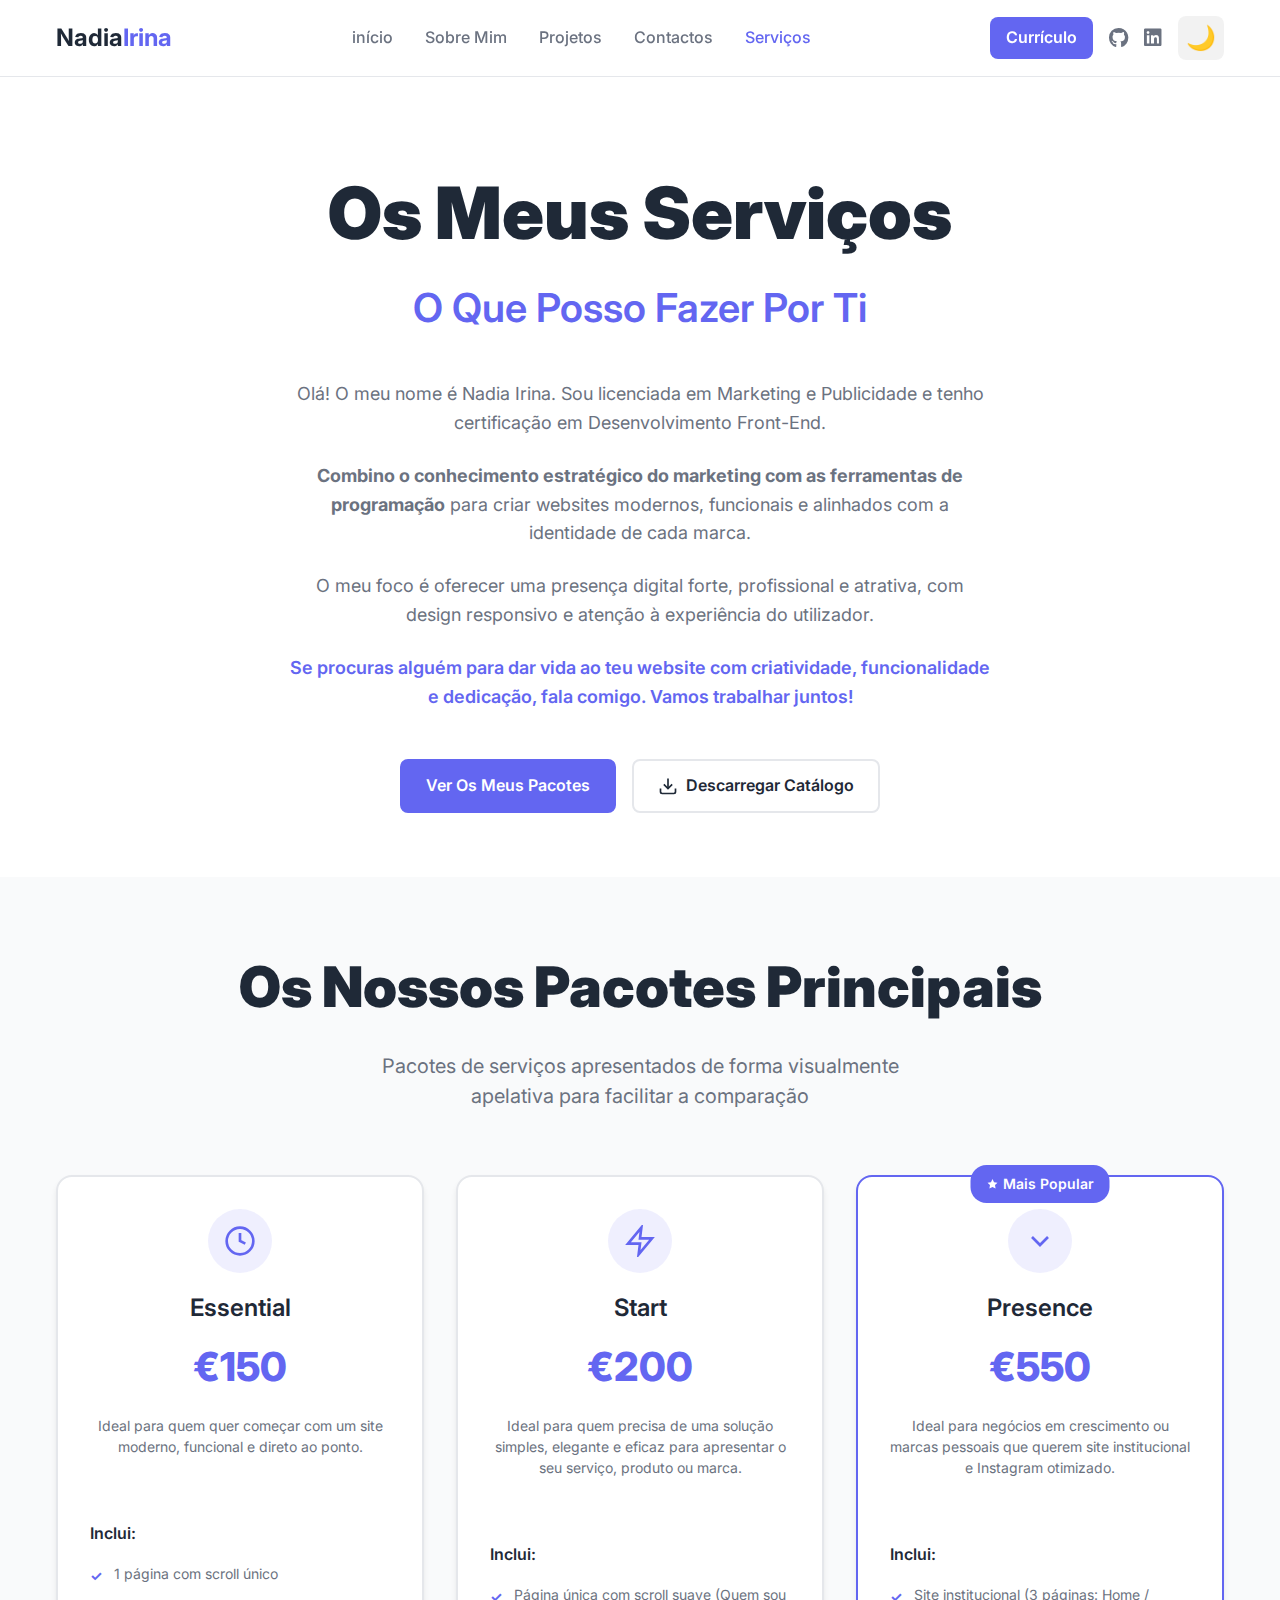
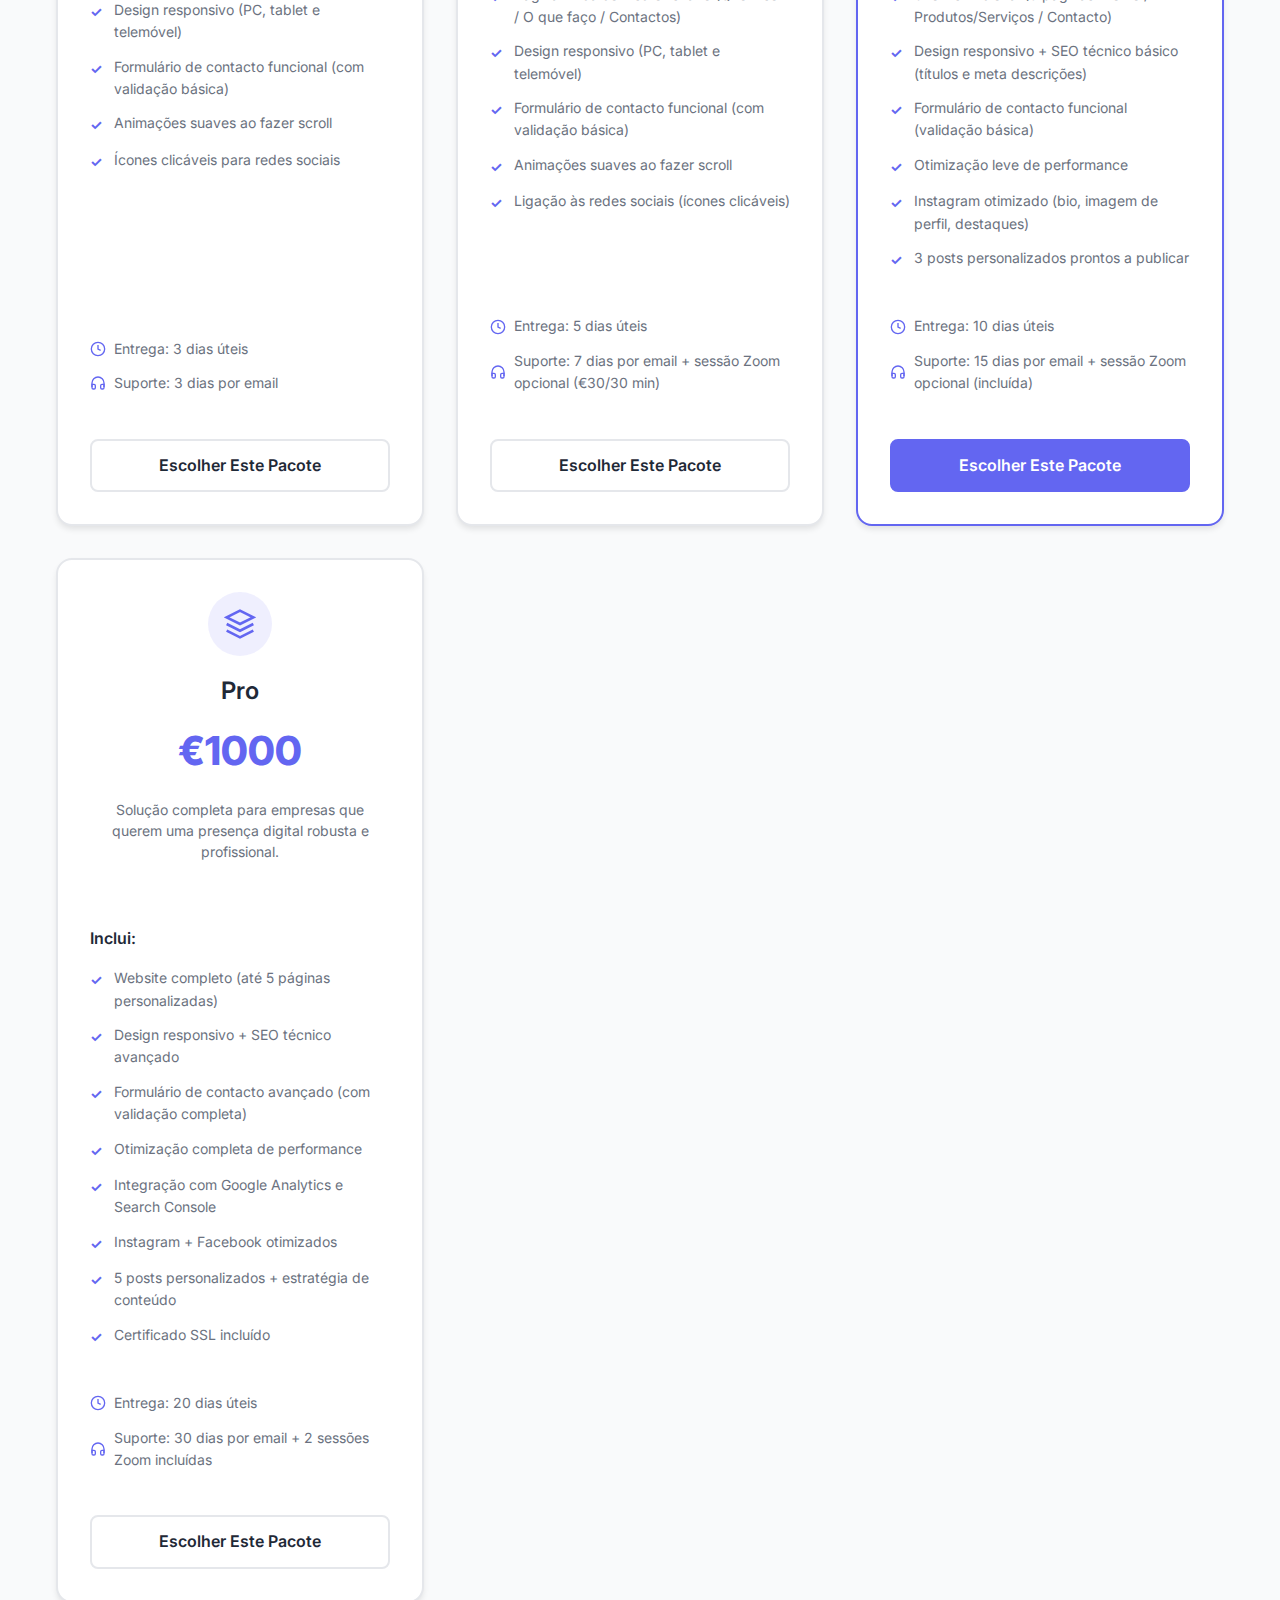
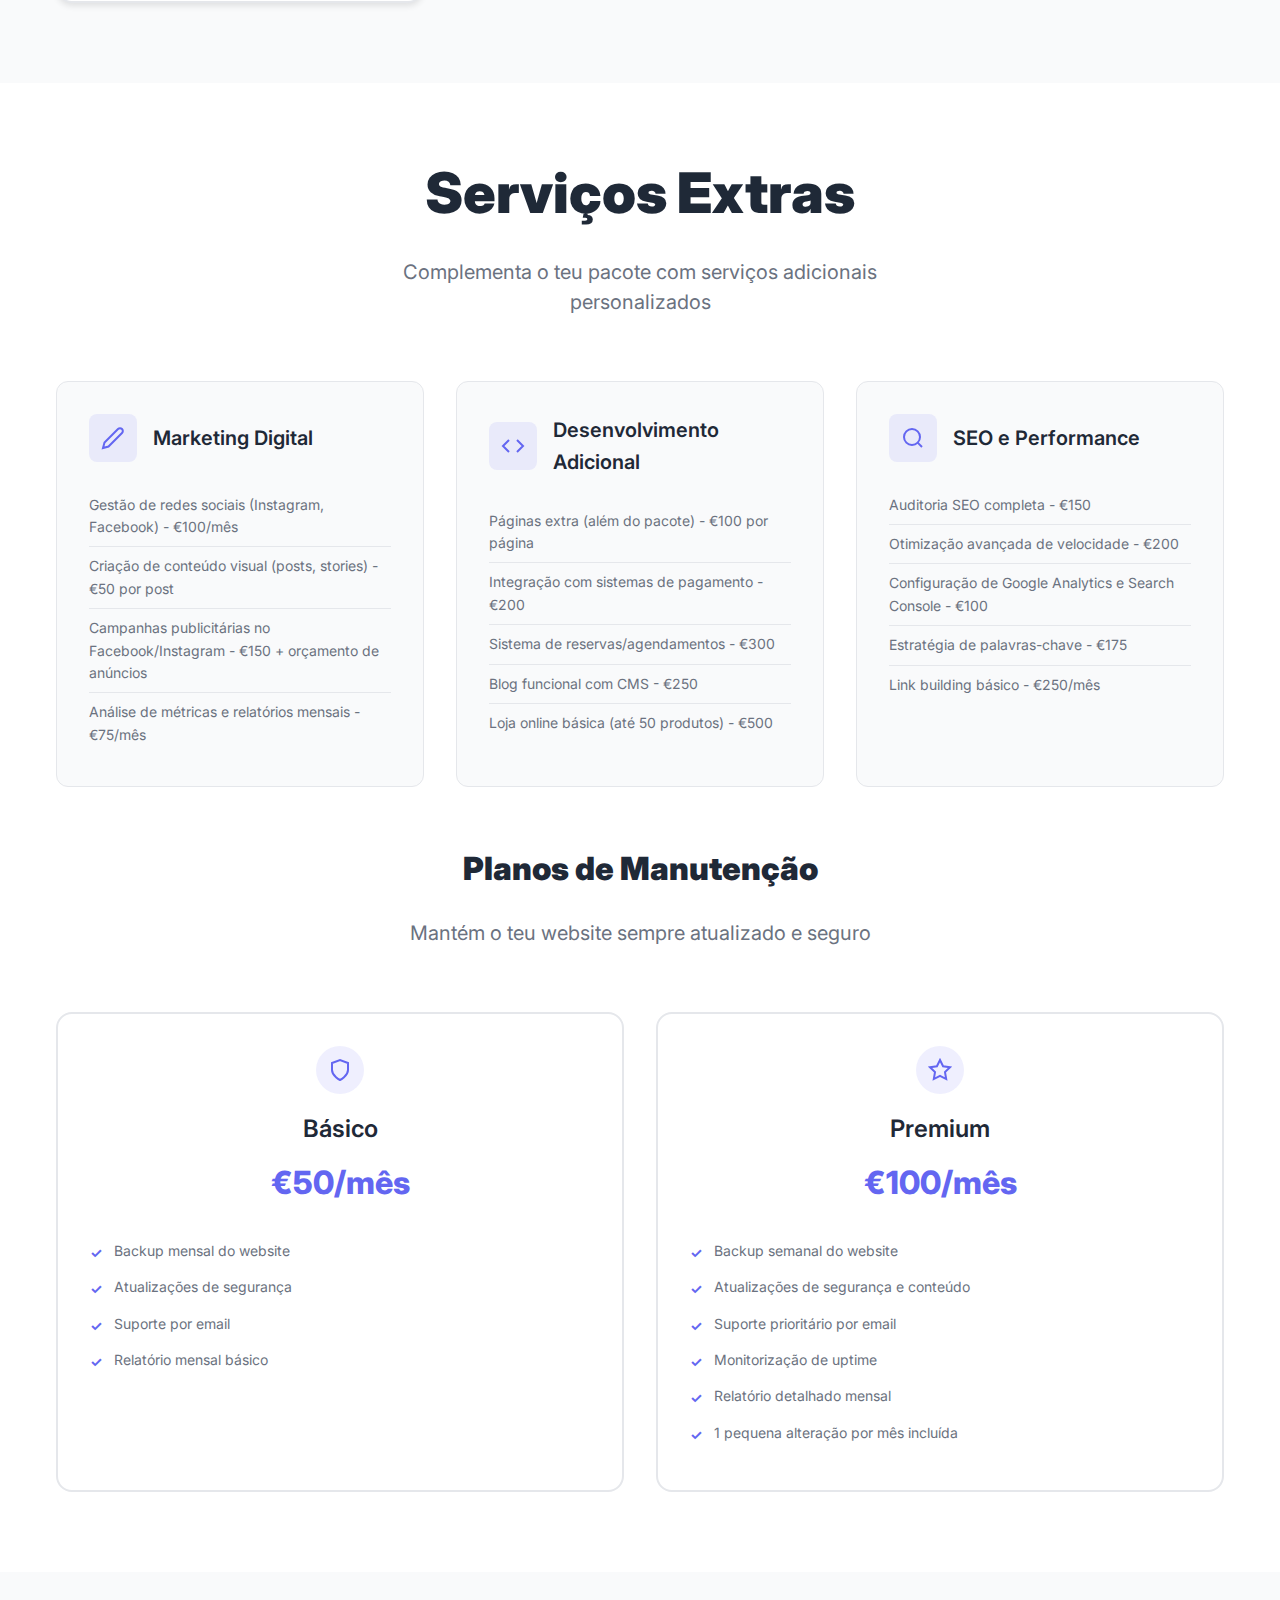
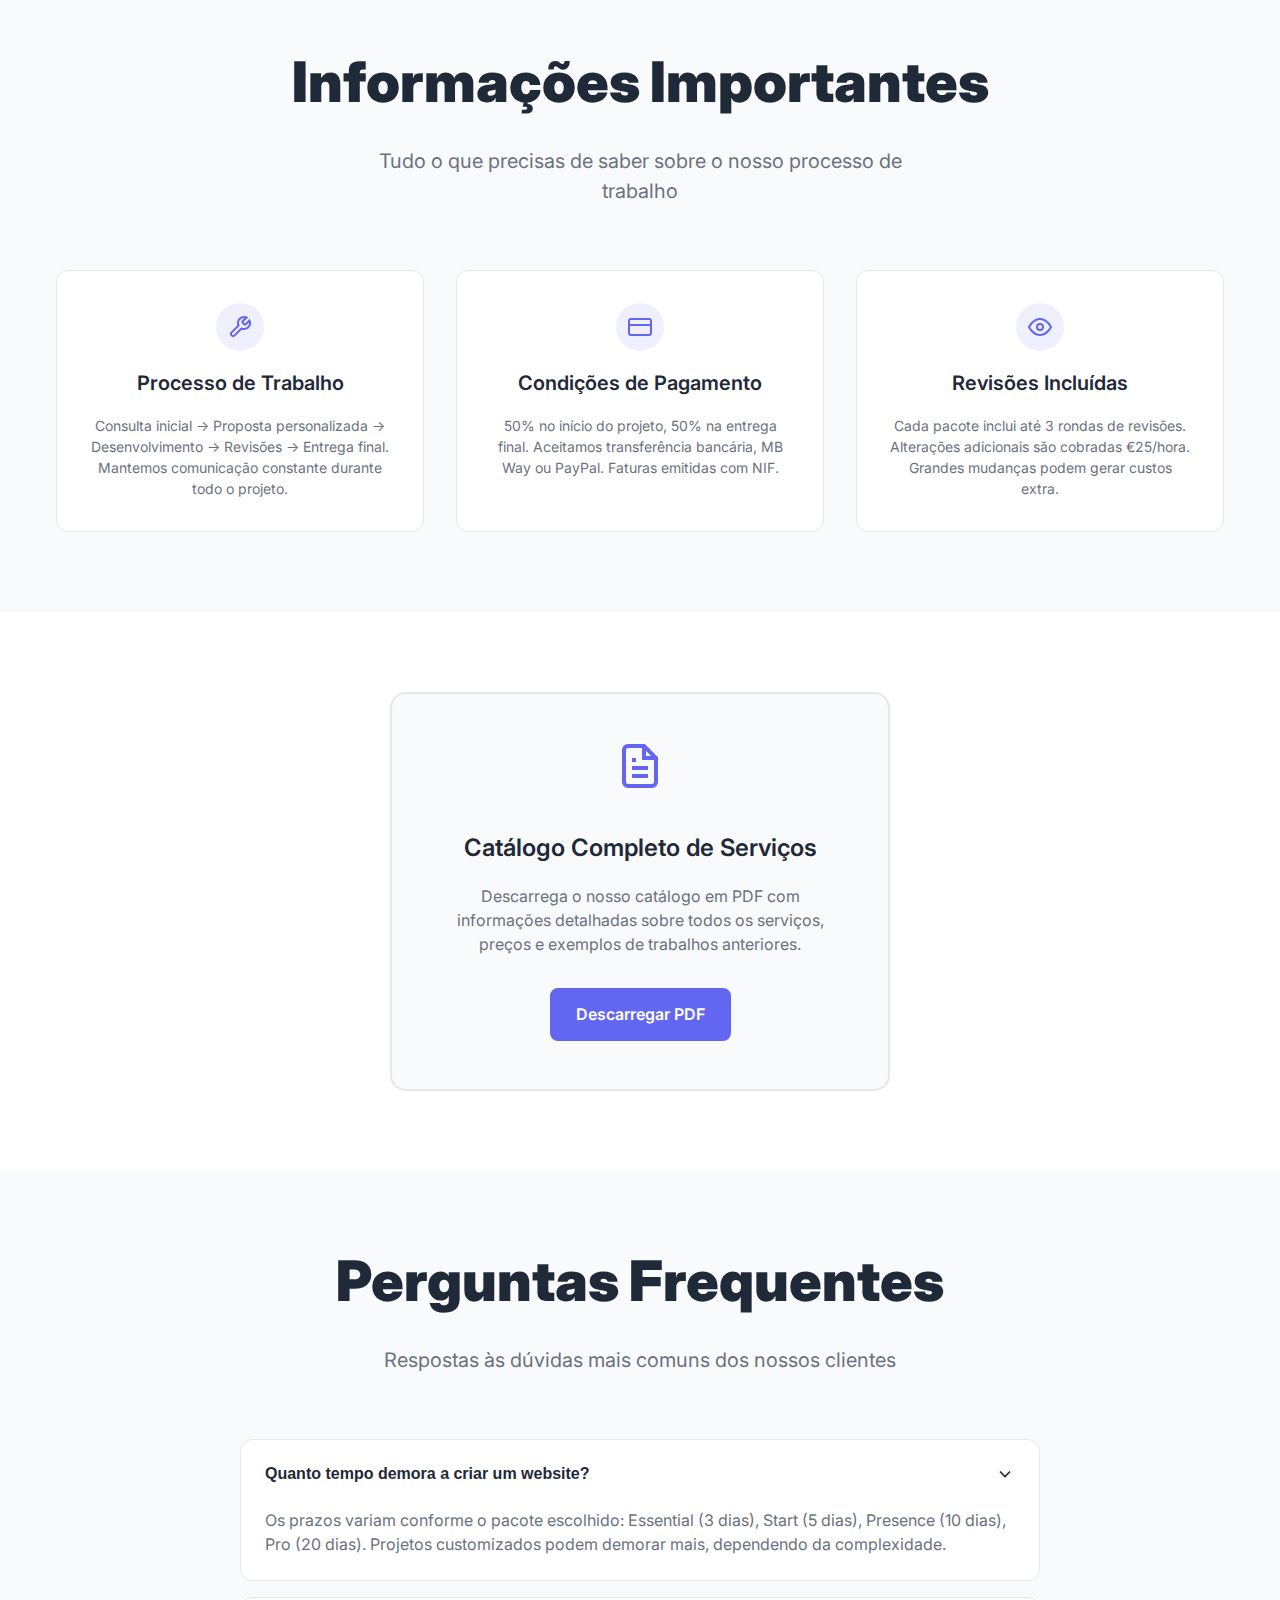
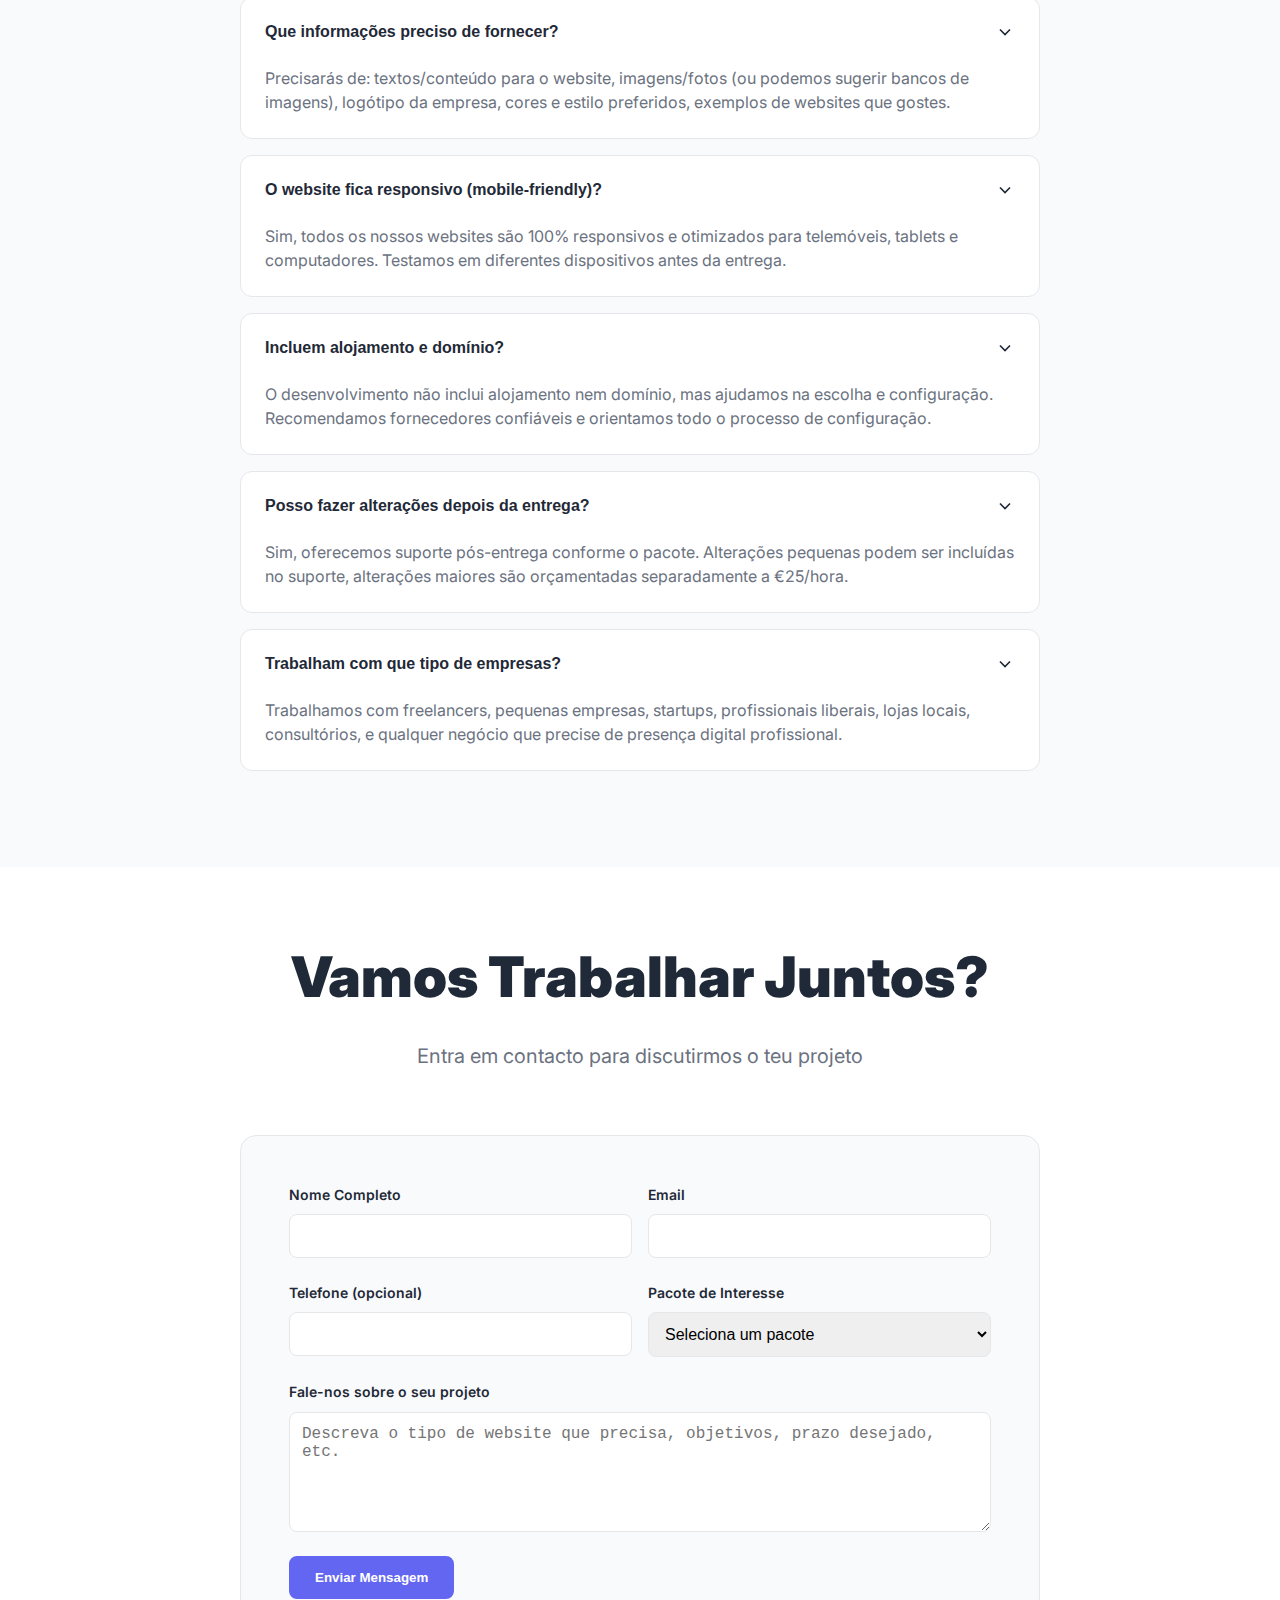
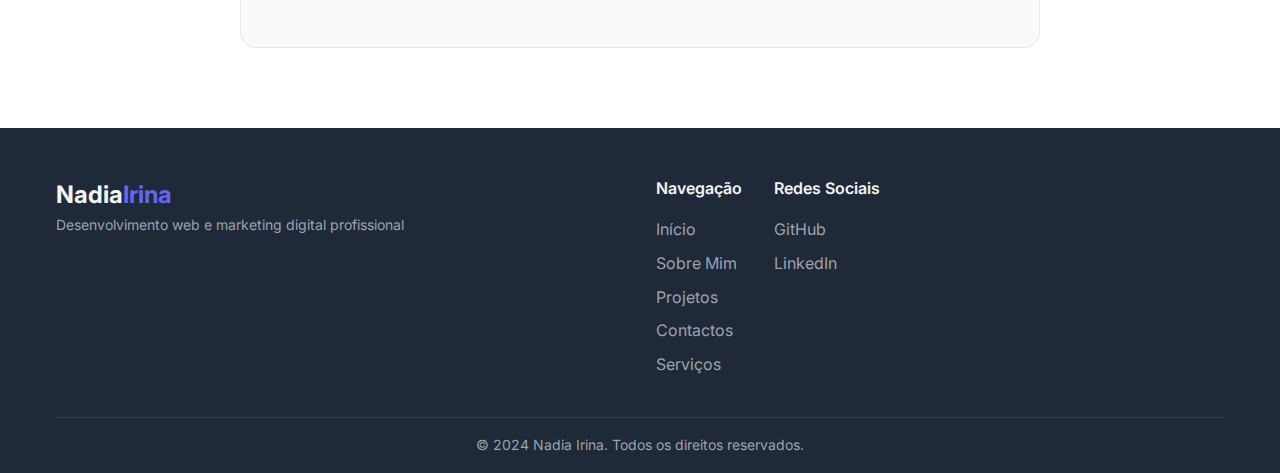
<file: serviços.html>
<!DOCTYPE html>
<html lang="pt">
<head>
    <meta charset="UTF-8">
    <meta name="viewport" content="width=device-width, initial-scale=1.0">
    <title>Serviços - Nadia Irina</title>
    <meta name="description" content="Serviços profissionais de desenvolvimento web e marketing digital. Pacotes desde €150 até €1000 com design responsivo, SEO e gestão de redes sociais.">
    <style>
        /* Reset & Base Styles */
        * {
            margin: 0;
            padding: 0;
            box-sizing: border-box;
        }
        
        body {
            font-family: 'Inter', system-ui, -apple-system, sans-serif;
            line-height: 1.6;
            color: #1f2937;
        }
        
        .container {
            max-width: 1200px;
            margin: 0 auto;
            padding: 0 1rem;
        }
        
        /* Header Styles */
        .header {
            background: rgba(255, 255, 255, 0.95);
            backdrop-filter: blur(10px);
            border-bottom: 1px solid #e5e7eb;
            padding: 1rem 0;
            position: sticky;
            top: 0;
            z-index: 50;
        }
        
        .header .container {
            display: flex;
            align-items: center;
            justify-content: space-between;
        }
        
        .logo {
            font-size: 1.5rem;
            font-weight: bold;
            text-decoration: none;
            color: #1f2937;
        }
        
        .dot {
            color: #6366f1;
        }
        
        .nav {
            display: flex;
            gap: 2rem;
            align-items: center;
        }
        
        .nav a {
            text-decoration: none;
            color: #6b7280;
            font-weight: 500;
            transition: color 0.3s;
        }
        
        .nav a:hover,
        .nav a.active {
            color: #6366f1;
        }
        
        .actions {
            display: flex;
            align-items: center;
            gap: 1rem;
        }
        
        .resume-btn {
            background: #6366f1;
            color: white;
            padding: 0.5rem 1rem;
            border-radius: 0.5rem;
            text-decoration: none;
            font-weight: 600;
            transition: background 0.3s;
        }
        
        .resume-btn:hover {
            background: #4f46e5;
        }
        
        .social-icons {
            display: flex;
            gap: 1rem;
        }
        
        .social-icons a {
            color: #6b7280;
            font-size: 1.25rem;
            transition: color 0.3s;
        }
        
        .social-icons a:hover {
            color: #6366f1;
        }
        
        .theme-toggle {
            background: none;
            border: none;
            font-size: 1.5rem;
            cursor: pointer;
            padding: 0.5rem;
            border-radius: 0.5rem;
            background: rgba(0, 0, 0, 0.05);
        }
        
        /* Hero Section */
        .hero {
            padding: 6rem 0 4rem;
            text-align: center;
        }
        
        .hero-content {
            max-width: 800px;
            margin: 0 auto;
        }
        
        .hero-title {
            font-size: clamp(3rem, 6vw, 4.5rem);
            font-weight: 900;
            margin-bottom: 2rem;
            color: #1f2937;
            line-height: 1.1;
        }
        
        .hero-subtitle {
            font-size: clamp(1.75rem, 4vw, 2.5rem);
            color: #6366f1;
            font-weight: 600;
            margin-bottom: 3rem;
            line-height: 1.2;
        }
        
        .hero-description {
            font-size: 1.125rem;
            margin-bottom: 3rem;
            max-width: 700px;
            margin-left: auto;
            margin-right: auto;
        }
        
        .hero-description p {
            margin-bottom: 1.5rem;
            color: #6b7280;
        }
        
        .hero-description .highlight {
            color: #6366f1;
            font-weight: 600;
        }
        
        .hero-actions {
            display: flex;
            flex-direction: column;
            gap: 1rem;
            align-items: center;
        }
        
        @media (min-width: 640px) {
            .hero-actions {
                flex-direction: row;
                justify-content: center;
            }
        }
        
        /* Button Styles */
        .btn {
            display: inline-flex;
            align-items: center;
            gap: 0.5rem;
            padding: 0.75rem 1.5rem;
            border-radius: 0.5rem;
            font-weight: 600;
            text-decoration: none;
            transition: all 0.3s ease;
            border: 2px solid transparent;
        }
        
        .btn-primary {
            background: #6366f1;
            color: white;
            border-color: #6366f1;
        }
        
        .btn-primary:hover {
            background: #4f46e5;
            border-color: #4f46e5;
            transform: translateY(-2px);
        }
        
        .btn-outline {
            background: transparent;
            color: #1f2937;
            border-color: #e5e7eb;
        }
        
        .btn-outline:hover {
            border-color: #6366f1;
            color: #6366f1;
            transform: translateY(-2px);
        }
        
        /* Package Section Styles */
        .packages {
            padding: 5rem 0;
            background: #f9fafb;
        }
        
        .section-header {
            text-align: center;
            margin-bottom: 4rem;
        }
        
        .section-title {
            font-size: clamp(2.5rem, 5vw, 3.5rem);
            font-weight: 900;
            margin-bottom: 2rem;
            color: #1f2937;
            line-height: 1.1;
        }
        
        .section-description {
            font-size: 1.25rem;
            color: #6b7280;
            max-width: 600px;
            margin: 0 auto;
            line-height: 1.5;
        }
        
        .packages-grid {
            display: grid;
            grid-template-columns: repeat(auto-fit, minmax(350px, 1fr));
            gap: 2rem;
            margin: 0 auto;
        }
        
        .package-card {
            background: white;
            border: 2px solid #e5e7eb;
            border-radius: 1rem;
            padding: 2rem;
            box-shadow: 0 4px 6px -1px rgba(0, 0, 0, 0.1);
            transition: all 0.3s ease;
            position: relative;
            display: flex;
            flex-direction: column;
            height: 100%;
        }
        
        .package-card:hover {
            transform: translateY(-8px);
            box-shadow: 0 10px 15px -3px rgba(0, 0, 0, 0.1);
        }
        
        .package-card.featured {
            border-color: #6366f1;
        }
        
        .featured-badge {
            position: absolute;
            top: -12px;
            left: 50%;
            transform: translateX(-50%);
            background: #6366f1;
            color: white;
            padding: 0.5rem 1rem;
            border-radius: 1rem;
            font-size: 0.875rem;
            font-weight: 600;
            display: flex;
            align-items: center;
            gap: 0.25rem;
        }
        
        .package-header {
            text-align: center;
            margin-bottom: 2rem;
        }
        
        .package-icon {
            width: 4rem;
            height: 4rem;
            background: rgba(99, 102, 241, 0.1);
            border-radius: 50%;
            display: flex;
            align-items: center;
            justify-content: center;
            margin: 0 auto 1rem;
            color: #6366f1;
        }
        
        .package-name {
            font-size: 1.5rem;
            font-weight: 600;
            margin-bottom: 0.5rem;
        }
        
        .package-price {
            font-size: 2.5rem;
            font-weight: 800;
            color: #6366f1;
            margin-bottom: 1rem;
        }
        
        .package-description {
            color: #6b7280;
            margin-bottom: 2rem;
            font-size: 0.875rem;
            line-height: 1.5;
        }
        
        .package-features {
            margin-bottom: 2rem;
            flex-grow: 1;
        }
        
        .package-features h4 {
            font-weight: 600;
            margin-bottom: 1rem;
        }
        
        .package-features ul {
            list-style: none;
            padding: 0;
        }
        
        .package-features li {
            display: flex;
            align-items: flex-start;
            gap: 0.75rem;
            margin-bottom: 0.75rem;
            color: #6b7280;
            font-size: 0.875rem;
        }
        
        .package-features li::before {
            content: "✓";
            color: #6366f1;
            font-weight: bold;
            flex-shrink: 0;
            margin-top: 0.125rem;
        }
        
        .package-info {
            margin-bottom: 2rem;
        }
        
        .info-item {
            display: flex;
            align-items: center;
            gap: 0.5rem;
            color: #6b7280;
            margin-bottom: 0.75rem;
            font-size: 0.875rem;
        }
        
        .info-item svg {
            color: #6366f1;
            flex-shrink: 0;
        }
        
        .package-btn {
            width: 100%;
            margin-top: auto;
            justify-content: center;
        }
        
        /* Extras Section */
        .extras {
            padding: 5rem 0;
            background: white;
        }
        
        .extras-grid {
            display: grid;
            grid-template-columns: repeat(auto-fit, minmax(300px, 1fr));
            gap: 2rem;
            margin-bottom: 3rem;
        }
        
        .extra-card {
            background: #f9fafb;
            border: 1px solid #e5e7eb;
            border-radius: 0.75rem;
            padding: 2rem;
            transition: all 0.3s ease;
        }
        
        .extra-card:hover {
            border-color: #6366f1;
            box-shadow: 0 4px 6px -1px rgba(0, 0, 0, 0.1);
        }
        
        .extra-header {
            display: flex;
            align-items: center;
            gap: 1rem;
            margin-bottom: 1.5rem;
        }
        
        .extra-icon {
            width: 3rem;
            height: 3rem;
            background: rgba(99, 102, 241, 0.1);
            border-radius: 0.5rem;
            display: flex;
            align-items: center;
            justify-content: center;
            color: #6366f1;
            flex-shrink: 0;
        }
        
        .extra-header h3 {
            font-size: 1.25rem;
            font-weight: 600;
            margin: 0;
        }
        
        .extra-items {
            list-style: none;
            padding: 0;
            margin: 0;
        }
        
        .extra-items li {
            padding: 0.5rem 0;
            border-bottom: 1px solid #e5e7eb;
            color: #6b7280;
            font-size: 0.875rem;
        }
        
        .extra-items li:last-child {
            border-bottom: none;
        }
        
        /* Maintenance Plans */
        .maintenance-plans {
            display: grid;
            grid-template-columns: repeat(auto-fit, minmax(300px, 1fr));
            gap: 2rem;
        }
        
        .maintenance-card {
            background: white;
            border: 2px solid #e5e7eb;
            border-radius: 1rem;
            padding: 2rem;
            text-align: center;
            transition: all 0.3s ease;
        }
        
        .maintenance-card:hover {
            border-color: #6366f1;
            transform: translateY(-4px);
        }
        
        .maintenance-header {
            margin-bottom: 2rem;
        }
        
        .maintenance-icon {
            width: 3rem;
            height: 3rem;
            background: rgba(99, 102, 241, 0.1);
            border-radius: 50%;
            display: flex;
            align-items: center;
            justify-content: center;
            margin: 0 auto 1rem;
            color: #6366f1;
        }
        
        .maintenance-header h3 {
            font-size: 1.5rem;
            font-weight: 600;
            margin-bottom: 0.5rem;
        }
        
        .maintenance-price {
            font-size: 2rem;
            font-weight: 800;
            color: #6366f1;
        }
        
        .maintenance-features {
            list-style: none;
            padding: 0;
            text-align: left;
        }
        
        .maintenance-features li {
            display: flex;
            align-items: flex-start;
            gap: 0.75rem;
            margin-bottom: 0.75rem;
            color: #6b7280;
            font-size: 0.875rem;
        }
        
        .maintenance-features li::before {
            content: "✓";
            color: #6366f1;
            font-weight: bold;
            flex-shrink: 0;
            margin-top: 0.125rem;
        }
        
        /* Important Info Section */
        .important-info {
            padding: 5rem 0;
            background: #f9fafb;
        }
        
        .info-grid {
            display: grid;
            grid-template-columns: repeat(auto-fit, minmax(300px, 1fr));
            gap: 2rem;
        }
        
        .info-card {
            background: white;
            border: 1px solid #e5e7eb;
            border-radius: 0.75rem;
            padding: 2rem;
            text-align: center;
            transition: all 0.3s ease;
        }
        
        .info-card:hover {
            border-color: #6366f1;
            box-shadow: 0 4px 6px -1px rgba(0, 0, 0, 0.1);
        }
        
        .info-icon {
            width: 3rem;
            height: 3rem;
            background: rgba(99, 102, 241, 0.1);
            border-radius: 50%;
            display: flex;
            align-items: center;
            justify-content: center;
            margin: 0 auto 1rem;
            color: #6366f1;
        }
        
        .info-card h3 {
            font-size: 1.25rem;
            font-weight: 600;
            margin-bottom: 1rem;
        }
        
        .info-card p {
            color: #6b7280;
            font-size: 0.875rem;
            line-height: 1.5;
        }
        
        /* Catalog Section */
        .catalog {
            padding: 5rem 0;
            background: white;
        }
        
        .catalog-content {
            display: flex;
            justify-content: center;
        }
        
        .catalog-card {
            background: #f9fafb;
            border: 2px solid #e5e7eb;
            border-radius: 1rem;
            padding: 3rem;
            text-align: center;
            max-width: 500px;
            transition: all 0.3s ease;
        }
        
        .catalog-card:hover {
            border-color: #6366f1;
            transform: translateY(-4px);
        }
        
        .catalog-icon {
            margin-bottom: 2rem;
            color: #6366f1;
        }
        
        .catalog-card h3 {
            font-size: 1.5rem;
            font-weight: 600;
            margin-bottom: 1rem;
        }
        
        .catalog-card p {
            color: #6b7280;
            margin-bottom: 2rem;
            line-height: 1.5;
        }
        
        /* FAQ Section */
        .faq {
            padding: 5rem 0;
            background: #f9fafb;
        }
        
        .faq-list {
            max-width: 800px;
            margin: 0 auto;
        }
        
        .faq-item {
            background: white;
            border: 1px solid #e5e7eb;
            border-radius: 0.75rem;
            margin-bottom: 1rem;
            overflow: hidden;
        }
        
        .faq-question {
            width: 100%;
            padding: 1.5rem;
            text-align: left;
            background: none;
            border: none;
            font-size: 1rem;
            font-weight: 600;
            color: #1f2937;
            cursor: pointer;
            display: flex;
            justify-content: space-between;
            align-items: center;
            transition: all 0.3s ease;
        }
        
        .faq-question:hover {
            background: #f9fafb;
        }
        
        .faq-answer {
            padding: 0 1.5rem 1.5rem;
            color: #6b7280;
            line-height: 1.5;
        }
        
        /* Contact Section */
        .contact {
            padding: 5rem 0;
            background: white;
        }
        
        .contact-card {
            max-width: 800px;
            margin: 0 auto;
            background: #f9fafb;
            border: 1px solid #e5e7eb;
            border-radius: 1rem;
            padding: 3rem;
        }
        
        .contact-form {
            display: flex;
            flex-direction: column;
            gap: 1.5rem;
        }
        
        .form-row {
            display: grid;
            grid-template-columns: 1fr 1fr;
            gap: 1rem;
        }
        
        .form-group {
            display: flex;
            flex-direction: column;
        }
        
        .form-group label {
            font-weight: 600;
            margin-bottom: 0.5rem;
            font-size: 0.875rem;
        }
        
        .form-group input,
        .form-group select,
        .form-group textarea {
            padding: 0.75rem;
            border: 1px solid #e5e7eb;
            border-radius: 0.5rem;
            font-size: 1rem;
            transition: border-color 0.3s ease;
        }
        
        .form-group input:focus,
        .form-group select:focus,
        .form-group textarea:focus {
            outline: none;
            border-color: #6366f1;
        }
        
        .form-group textarea {
            min-height: 120px;
            resize: vertical;
        }
        
        .contact-btn {
            align-self: flex-start;
        }
        
        /* Footer */
        .footer {
            background: #1f2937;
            color: #f3f4f6;
            padding: 3rem 0 1rem;
        }
        
        .footer-content {
            display: grid;
            grid-template-columns: 1fr 1fr;
            gap: 2rem;
            margin-bottom: 2rem;
        }
        
        .footer-logo .logo {
            font-size: 1.5rem;
            font-weight: bold;
            color: #f3f4f6;
            margin-bottom: 1rem;
        }
        
        .footer-logo p {
            color: #9ca3af;
            font-size: 0.875rem;
        }
        
        .footer-links {
            display: flex;
            gap: 2rem;
        }
        
        .footer-nav h4,
        .footer-social h4 {
            font-weight: 600;
            margin-bottom: 1rem;
        }
        
        .footer-nav a,
        .footer-social a {
            display: block;
            color: #9ca3af;
            text-decoration: none;
            margin-bottom: 0.5rem;
            transition: color 0.3s ease;
        }
        
        .footer-nav a:hover,
        .footer-social a:hover {
            color: #6366f1;
        }
        
        .copyright {
            border-top: 1px solid #374151;
            padding-top: 1rem;
            text-align: center;
            color: #9ca3af;
            font-size: 0.875rem;
        }
        
        /* Responsive Design */
        @media (max-width: 768px) {
            .nav {
                display: none;
            }
            
            .actions {
                gap: 0.5rem;
            }
            
            .form-row {
                grid-template-columns: 1fr;
            }
            
            .footer-content {
                grid-template-columns: 1fr;
            }
            
            .footer-links {
                flex-direction: column;
            }
            
            .packages-grid {
                grid-template-columns: 1fr;
            }
        }
        
        @media (min-width: 768px) {
            .packages-grid {
                grid-template-columns: repeat(2, 1fr);
            }
        }
        
        @media (min-width: 1024px) {
            .packages-grid {
                grid-template-columns: repeat(3, 1fr);
            }
        }
    </style>
    <link rel="preconnect" href="https://fonts.googleapis.com">
    <link rel="preconnect" href="https://fonts.gstatic.com" crossorigin>
    <link href="https://fonts.googleapis.com/css2?family=Inter:wght@400;500;600;700;800;900&display=swap" rel="stylesheet">
    <link rel="stylesheet" href="https://cdnjs.cloudflare.com/ajax/libs/font-awesome/6.4.0/css/all.min.css">
</head>
<body>
    <!-- Header/Navbar -->
    <header class="header" id="header">
        <div class="container">
            <a href="index.html" class="logo">Nadia<span class="dot">Irina</span></a>
            <nav class="nav">
                <a href="index.html" aria-label="Home">início</a>
                <a href="about.html" aria-label="About Me">Sobre Mim</a>
                <a href="projects.html" aria-label="Projects">Projetos</a>
                <a href="contact.html" aria-label="Contact">Contactos</a>
                <a href="services.html" class="active" aria-label="Serviços">Serviços</a>
            </nav>

            <div class="actions">
                <a class="resume-btn" href="assets/Nadia-Irina-CV.pdf" download aria-label="Download Resume">Currículo</a>
                <div class="social-icons">
                    <a href="https://github.com/nadiairina" target="_blank" aria-label="GitHub">
                        <i class="fab fa-github"></i>
                    </a>
                    <a href="https://www.linkedin.com/in/nadia-irina-138366144/" target="_blank" aria-label="LinkedIn">
                        <i class="fab fa-linkedin"></i>
                    </a>
                </div>
                
                <button class="theme-toggle" id="theme-toggle" aria-label="Toggle Dark Mode">🌙</button>
            </div>
        </div>
    </header>

    <!-- 1. Introdução aos Serviços -->
    <section id="introducao" class="hero">
        <div class="container">
            <div class="hero-content">
                <h1 class="hero-title">Os Meus Serviços</h1>
                <h2 class="hero-subtitle">O Que Posso Fazer Por Ti</h2>
                <div class="hero-description">
                    <p>Olá! O meu nome é Nadia Irina. Sou licenciada em Marketing e Publicidade e tenho certificação em Desenvolvimento Front-End.</p>
                    <p><strong>Combino o conhecimento estratégico do marketing com as ferramentas de programação</strong> para criar websites modernos, funcionais e alinhados com a identidade de cada marca.</p>
                    <p>O meu foco é oferecer uma presença digital forte, profissional e atrativa, com design responsivo e atenção à experiência do utilizador.</p>
                    <p class="highlight">Se procuras alguém para dar vida ao teu website com criatividade, funcionalidade e dedicação, fala comigo. Vamos trabalhar juntos!</p>
                </div>
                <div class="hero-actions">
                    <a href="#pacotes" class="btn btn-primary">Ver Os Meus Pacotes</a>
                    <a href="#catalogo" class="btn btn-outline">
                        <svg width="20" height="20" viewBox="0 0 24 24" fill="none" stroke="currentColor" stroke-width="2">
                            <path d="M21 15v4a2 2 0 0 1-2 2H5a2 2 0 0 1-2-2v-4"></path>
                            <polyline points="7,10 12,15 17,10"></polyline>
                            <line x1="12" y1="15" x2="12" y2="3"></line>
                        </svg>
                        Descarregar Catálogo
                    </a>
                </div>
            </div>
        </div>
    </section>

    <!-- 2. Os Nossos Pacotes Principais -->
    <section id="pacotes" class="packages">
        <div class="container">
            <div class="section-header">
                <h2 class="section-title">Os Nossos Pacotes Principais</h2>
                <p class="section-description">Pacotes de serviços apresentados de forma visualmente apelativa para facilitar a comparação</p>
            </div>

            <div class="packages-grid">
                <!-- Essential Package -->
                <div class="package-card">
                    <div class="package-header">
                        <div class="package-icon">
                            <svg width="32" height="32" viewBox="0 0 24 24" fill="none" stroke="currentColor" stroke-width="2">
                                <circle cx="12" cy="12" r="10"></circle>
                                <polyline points="12,6 12,12 16,14"></polyline>
                            </svg>
                        </div>
                        <h3 class="package-name">Essential</h3>
                        <div class="package-price">€150</div>
                        <p class="package-description">Ideal para quem quer começar com um site moderno, funcional e direto ao ponto.</p>
                    </div>
                    <div class="package-features">
                        <h4>Inclui:</h4>
                        <ul>
                            <li>1 página com scroll único</li>
                            <li>Design responsivo (PC, tablet e telemóvel)</li>
                            <li>Formulário de contacto funcional (com validação básica)</li>
                            <li>Animações suaves ao fazer scroll</li>
                            <li>Ícones clicáveis para redes sociais</li>
                        </ul>
                    </div>
                    <div class="package-info">
                        <div class="info-item">
                            <svg width="16" height="16" viewBox="0 0 24 24" fill="none" stroke="currentColor" stroke-width="2">
                                <circle cx="12" cy="12" r="10"></circle>
                                <polyline points="12,6 12,12 16,14"></polyline>
                            </svg>
                            Entrega: 3 dias úteis
                        </div>
                        <div class="info-item">
                            <svg width="16" height="16" viewBox="0 0 24 24" fill="none" stroke="currentColor" stroke-width="2">
                                <path d="M3 18v-6a9 9 0 0 1 18 0v6"></path>
                                <path d="M21 19a2 2 0 0 1-2 2h-1a2 2 0 0 1-2-2v-3a2 2 0 0 1 2-2h3zM3 19a2 2 0 0 0 2 2h1a2 2 0 0 0 2-2v-3a2 2 0 0 0-2-2H3z"></path>
                            </svg>
                            Suporte: 3 dias por email
                        </div>
                    </div>
                    <a href="#contacto" class="btn btn-outline package-btn">Escolher Este Pacote</a>
                </div>

                <!-- Start Package -->
                <div class="package-card">
                    <div class="package-header">
                        <div class="package-icon">
                            <svg width="32" height="32" viewBox="0 0 24 24" fill="none" stroke="currentColor" stroke-width="2">
                                <polygon points="13,2 3,14 12,14 11,22 21,10 12,10 13,2"></polygon>
                            </svg>
                        </div>
                        <h3 class="package-name">Start</h3>
                        <div class="package-price">€200</div>
                        <p class="package-description">Ideal para quem precisa de uma solução simples, elegante e eficaz para apresentar o seu serviço, produto ou marca.</p>
                    </div>
                    <div class="package-features">
                        <h4>Inclui:</h4>
                        <ul>
                            <li>Página única com scroll suave (Quem sou / O que faço / Contactos)</li>
                            <li>Design responsivo (PC, tablet e telemóvel)</li>
                            <li>Formulário de contacto funcional (com validação básica)</li>
                            <li>Animações suaves ao fazer scroll</li>
                            <li>Ligação às redes sociais (ícones clicáveis)</li>
                        </ul>
                    </div>
                    <div class="package-info">
                        <div class="info-item">
                            <svg width="16" height="16" viewBox="0 0 24 24" fill="none" stroke="currentColor" stroke-width="2">
                                <circle cx="12" cy="12" r="10"></circle>
                                <polyline points="12,6 12,12 16,14"></polyline>
                            </svg>
                            Entrega: 5 dias úteis
                        </div>
                        <div class="info-item">
                            <svg width="16" height="16" viewBox="0 0 24 24" fill="none" stroke="currentColor" stroke-width="2">
                                <path d="M3 18v-6a9 9 0 0 1 18 0v6"></path>
                                <path d="M21 19a2 2 0 0 1-2 2h-1a2 2 0 0 1-2-2v-3a2 2 0 0 1 2-2h3zM3 19a2 2 0 0 0 2 2h1a2 2 0 0 0 2-2v-3a2 2 0 0 0-2-2H3z"></path>
                            </svg>
                            Suporte: 7 dias por email + sessão Zoom opcional (€30/30 min)
                        </div>
                    </div>
                    <a href="#contacto" class="btn btn-outline package-btn">Escolher Este Pacote</a>
                </div>

                <!-- Presence Package (Featured) -->
                <div class="package-card featured">
                    <div class="featured-badge">
                        <svg width="12" height="12" viewBox="0 0 24 24" fill="currentColor">
                            <polygon points="12,2 15.09,8.26 22,9.27 17,14.14 18.18,21.02 12,17.77 5.82,21.02 7,14.14 2,9.27 8.91,8.26 12,2"></polygon>
                        </svg>
                        Mais Popular
                    </div>
                    <div class="package-header">
                        <div class="package-icon">
                            <svg width="32" height="32" viewBox="0 0 24 24" fill="none" stroke="currentColor" stroke-width="2">
                                <path d="M6 9l6 6 6-6"></path>
                            </svg>
                        </div>
                        <h3 class="package-name">Presence</h3>
                        <div class="package-price">€550</div>
                        <p class="package-description">Ideal para negócios em crescimento ou marcas pessoais que querem site institucional e Instagram otimizado.</p>
                    </div>
                    <div class="package-features">
                        <h4>Inclui:</h4>
                        <ul>
                            <li>Site institucional (3 páginas: Home / Produtos/Serviços / Contacto)</li>
                            <li>Design responsivo + SEO técnico básico (títulos e meta descrições)</li>
                            <li>Formulário de contacto funcional (validação básica)</li>
                            <li>Otimização leve de performance</li>
                            <li>Instagram otimizado (bio, imagem de perfil, destaques)</li>
                            <li>3 posts personalizados prontos a publicar</li>
                        </ul>
                    </div>
                    <div class="package-info">
                        <div class="info-item">
                            <svg width="16" height="16" viewBox="0 0 24 24" fill="none" stroke="currentColor" stroke-width="2">
                                <circle cx="12" cy="12" r="10"></circle>
                                <polyline points="12,6 12,12 16,14"></polyline>
                            </svg>
                            Entrega: 10 dias úteis
                        </div>
                        <div class="info-item">
                            <svg width="16" height="16" viewBox="0 0 24 24" fill="none" stroke="currentColor" stroke-width="2">
                                <path d="M3 18v-6a9 9 0 0 1 18 0v6"></path>
                                <path d="M21 19a2 2 0 0 1-2 2h-1a2 2 0 0 1-2-2v-3a2 2 0 0 1 2-2h3zM3 19a2 2 0 0 0 2 2h1a2 2 0 0 0 2-2v-3a2 2 0 0 0-2-2H3z"></path>
                            </svg>
                            Suporte: 15 dias por email + sessão Zoom opcional (incluída)
                        </div>
                    </div>
                    <a href="#contacto" class="btn btn-primary package-btn">Escolher Este Pacote</a>
                </div>

                <!-- Pro Package -->
                <div class="package-card">
                    <div class="package-header">
                        <div class="package-icon">
                            <svg width="32" height="32" viewBox="0 0 24 24" fill="none" stroke="currentColor" stroke-width="2">
                                <polygon points="12,2 2,7 12,12 22,7 12,2"></polygon>
                                <polyline points="2,17 12,22 22,17"></polyline>
                                <polyline points="2,12 12,17 22,12"></polyline>
                            </svg>
                        </div>
                        <h3 class="package-name">Pro</h3>
                        <div class="package-price">€1000</div>
                        <p class="package-description">Solução completa para empresas que querem uma presença digital robusta e profissional.</p>
                    </div>
                    <div class="package-features">
                        <h4>Inclui:</h4>
                        <ul>
                            <li>Website completo (até 5 páginas personalizadas)</li>
                            <li>Design responsivo + SEO técnico avançado</li>
                            <li>Formulário de contacto avançado (com validação completa)</li>
                            <li>Otimização completa de performance</li>
                            <li>Integração com Google Analytics e Search Console</li>
                            <li>Instagram + Facebook otimizados</li>
                            <li>5 posts personalizados + estratégia de conteúdo</li>
                            <li>Certificado SSL incluído</li>
                        </ul>
                    </div>
                    <div class="package-info">
                        <div class="info-item">
                            <svg width="16" height="16" viewBox="0 0 24 24" fill="none" stroke="currentColor" stroke-width="2">
                                <circle cx="12" cy="12" r="10"></circle>
                                <polyline points="12,6 12,12 16,14"></polyline>
                            </svg>
                            Entrega: 20 dias úteis
                        </div>
                        <div class="info-item">
                            <svg width="16" height="16" viewBox="0 0 24 24" fill="none" stroke="currentColor" stroke-width="2">
                                <path d="M3 18v-6a9 9 0 0 1 18 0v6"></path>
                                <path d="M21 19a2 2 0 0 1-2 2h-1a2 2 0 0 1-2-2v-3a2 2 0 0 1 2-2h3zM3 19a2 2 0 0 0 2 2h1a2 2 0 0 0 2-2v-3a2 2 0 0 0-2-2H3z"></path>
                            </svg>
                            Suporte: 30 dias por email + 2 sessões Zoom incluídas
                        </div>
                    </div>
                    <a href="#contacto" class="btn btn-outline package-btn">Escolher Este Pacote</a>
                </div>
            </div>
        </div>
    </section>

    <!-- 3. Serviços Extras -->
    <section id="extras" class="extras">
        <div class="container">
            <div class="section-header">
                <h2 class="section-title">Serviços Extras</h2>
                <p class="section-description">Complementa o teu pacote com serviços adicionais personalizados</p>
            </div>

            <div class="extras-grid">
                <!-- Marketing Digital -->
                <div class="extra-card">
                    <div class="extra-header">
                        <div class="extra-icon">
                            <svg width="24" height="24" viewBox="0 0 24 24" fill="none" stroke="currentColor" stroke-width="2">
                                <path d="M17 3a2.828 2.828 0 1 1 4 4L7.5 20.5 2 22l1.5-5.5L17 3z"></path>
                            </svg>
                        </div>
                        <h3>Marketing Digital</h3>
                    </div>
                    <ul class="extra-items">
                        <li>Gestão de redes sociais (Instagram, Facebook) - €100/mês</li>
                        <li>Criação de conteúdo visual (posts, stories) - €50 por post</li>
                        <li>Campanhas publicitárias no Facebook/Instagram - €150 + orçamento de anúncios</li>
                        <li>Análise de métricas e relatórios mensais - €75/mês</li>
                    </ul>
                </div>

                <!-- Desenvolvimento Adicional -->
                <div class="extra-card">
                    <div class="extra-header">
                        <div class="extra-icon">
                            <svg width="24" height="24" viewBox="0 0 24 24" fill="none" stroke="currentColor" stroke-width="2">
                                <polyline points="16,18 22,12 16,6"></polyline>
                                <polyline points="8,6 2,12 8,18"></polyline>
                            </svg>
                        </div>
                        <h3>Desenvolvimento Adicional</h3>
                    </div>
                    <ul class="extra-items">
                        <li>Páginas extra (além do pacote) - €100 por página</li>
                        <li>Integração com sistemas de pagamento - €200</li>
                        <li>Sistema de reservas/agendamentos - €300</li>
                        <li>Blog funcional com CMS - €250</li>
                        <li>Loja online básica (até 50 produtos) - €500</li>
                    </ul>
                </div>

                <!-- SEO e Performance -->
                <div class="extra-card">
                    <div class="extra-header">
                        <div class="extra-icon">
                            <svg width="24" height="24" viewBox="0 0 24 24" fill="none" stroke="currentColor" stroke-width="2">
                                <circle cx="11" cy="11" r="8"></circle>
                                <path d="M21 21l-4.35-4.35"></path>
                            </svg>
                        </div>
                        <h3>SEO e Performance</h3>
                    </div>
                    <ul class="extra-items">
                        <li>Auditoria SEO completa - €150</li>
                        <li>Otimização avançada de velocidade - €200</li>
                        <li>Configuração de Google Analytics e Search Console - €100</li>
                        <li>Estratégia de palavras-chave - €175</li>
                        <li>Link building básico - €250/mês</li>
                    </ul>
                </div>
            </div>

            <!-- Planos de Manutenção -->
            <div class="section-header" style="margin-top: 4rem;">
                <h3 class="section-title" style="font-size: 2rem;">Planos de Manutenção</h3>
                <p class="section-description">Mantém o teu website sempre atualizado e seguro</p>
            </div>

            <div class="maintenance-plans">
                <!-- Plano Básico -->
                <div class="maintenance-card">
                    <div class="maintenance-header">
                        <div class="maintenance-icon">
                            <svg width="24" height="24" viewBox="0 0 24 24" fill="none" stroke="currentColor" stroke-width="2">
                                <path d="M12 22s8-4 8-10V5l-8-3-8 3v7c0 6 8 10 8 10z"></path>
                            </svg>
                        </div>
                        <h3>Básico</h3>
                        <div class="maintenance-price">€50/mês</div>
                    </div>
                    <ul class="maintenance-features">
                        <li>Backup mensal do website</li>
                        <li>Atualizações de segurança</li>
                        <li>Suporte por email</li>
                        <li>Relatório mensal básico</li>
                    </ul>
                </div>

                <!-- Plano Premium -->
                <div class="maintenance-card">
                    <div class="maintenance-header">
                        <div class="maintenance-icon">
                            <svg width="24" height="24" viewBox="0 0 24 24" fill="none" stroke="currentColor" stroke-width="2">
                                <polygon points="12,2 15.09,8.26 22,9.27 17,14.14 18.18,21.02 12,17.77 5.82,21.02 7,14.14 2,9.27 8.91,8.26 12,2"></polygon>
                            </svg>
                        </div>
                        <h3>Premium</h3>
                        <div class="maintenance-price">€100/mês</div>
                    </div>
                    <ul class="maintenance-features">
                        <li>Backup semanal do website</li>
                        <li>Atualizações de segurança e conteúdo</li>
                        <li>Suporte prioritário por email</li>
                        <li>Monitorização de uptime</li>
                        <li>Relatório detalhado mensal</li>
                        <li>1 pequena alteração por mês incluída</li>
                    </ul>
                </div>
            </div>
        </div>
    </section>

    <!-- 4. Informações Importantes -->
    <section id="informacoes" class="important-info">
        <div class="container">
            <div class="section-header">
                <h2 class="section-title">Informações Importantes</h2>
                <p class="section-description">Tudo o que precisas de saber sobre o nosso processo de trabalho</p>
            </div>

            <div class="info-grid">
                <!-- Processo -->
                <div class="info-card">
                    <div class="info-icon">
                        <svg width="24" height="24" viewBox="0 0 24 24" fill="none" stroke="currentColor" stroke-width="2">
                            <path d="M14.7 6.3a1 1 0 0 0 0 1.4l1.6 1.6a1 1 0 0 0 1.4 0l3.77-3.77a6 6 0 0 1-7.94 7.94l-6.91 6.91a2.12 2.12 0 0 1-3-3l6.91-6.91a6 6 0 0 1 7.94-7.94l-3.76 3.76z"></path>
                        </svg>
                    </div>
                    <h3>Processo de Trabalho</h3>
                    <p>Consulta inicial → Proposta personalizada → Desenvolvimento → Revisões → Entrega final. Mantemos comunicação constante durante todo o projeto.</p>
                </div>

                <!-- Pagamento -->
                <div class="info-card">
                    <div class="info-icon">
                        <svg width="24" height="24" viewBox="0 0 24 24" fill="none" stroke="currentColor" stroke-width="2">
                            <rect x="1" y="4" width="22" height="16" rx="2" ry="2"></rect>
                            <line x1="1" y1="10" x2="23" y2="10"></line>
                        </svg>
                    </div>
                    <h3>Condições de Pagamento</h3>
                    <p>50% no início do projeto, 50% na entrega final. Aceitamos transferência bancária, MB Way ou PayPal. Faturas emitidas com NIF.</p>
                </div>

                <!-- Revisões -->
                <div class="info-card">
                    <div class="info-icon">
                        <svg width="24" height="24" viewBox="0 0 24 24" fill="none" stroke="currentColor" stroke-width="2">
                            <path d="M1 12s4-8 11-8 11 8 11 8-4 8-11 8-11-8-11-8z"></path>
                            <circle cx="12" cy="12" r="3"></circle>
                        </svg>
                    </div>
                    <h3>Revisões Incluídas</h3>
                    <p>Cada pacote inclui até 3 rondas de revisões. Alterações adicionais são cobradas €25/hora. Grandes mudanças podem gerar custos extra.</p>
                </div>
            </div>
        </div>
    </section>

    <!-- 5. Catálogo Completo -->
    <section id="catalogo" class="catalog">
        <div class="container">
            <div class="catalog-content">
                <div class="catalog-card">
                    <div class="catalog-icon">
                        <svg width="48" height="48" viewBox="0 0 24 24" fill="none" stroke="currentColor" stroke-width="2">
                            <path d="M14 2H6a2 2 0 0 0-2 2v16a2 2 0 0 0 2 2h12a2 2 0 0 0 2-2V8z"></path>
                            <polyline points="14,2 14,8 20,8"></polyline>
                            <line x1="16" y1="13" x2="8" y2="13"></line>
                            <line x1="16" y1="17" x2="8" y2="17"></line>
                            <polyline points="10,9 9,9 8,9"></polyline>
                        </svg>
                    </div>
                    <h3>Catálogo Completo de Serviços</h3>
                    <p>Descarrega o nosso catálogo em PDF com informações detalhadas sobre todos os serviços, preços e exemplos de trabalhos anteriores.</p>
                    <a href="#" class="btn btn-primary">Descarregar PDF</a>
                </div>
            </div>
        </div>
    </section>

    <!-- 6. FAQ -->
    <section id="faq" class="faq">
        <div class="container">
            <div class="section-header">
                <h2 class="section-title">Perguntas Frequentes</h2>
                <p class="section-description">Respostas às dúvidas mais comuns dos nossos clientes</p>
            </div>

            <div class="faq-list">
                <div class="faq-item">
                    <button class="faq-question">
                        <span>Quanto tempo demora a criar um website?</span>
                        <svg width="20" height="20" viewBox="0 0 24 24" fill="none" stroke="currentColor" stroke-width="2">
                            <polyline points="6,9 12,15 18,9"></polyline>
                        </svg>
                    </button>
                    <div class="faq-answer">
                        <p>Os prazos variam conforme o pacote escolhido: Essential (3 dias), Start (5 dias), Presence (10 dias), Pro (20 dias). Projetos customizados podem demorar mais, dependendo da complexidade.</p>
                    </div>
                </div>

                <div class="faq-item">
                    <button class="faq-question">
                        <span>Que informações preciso de fornecer?</span>
                        <svg width="20" height="20" viewBox="0 0 24 24" fill="none" stroke="currentColor" stroke-width="2">
                            <polyline points="6,9 12,15 18,9"></polyline>
                        </svg>
                    </button>
                    <div class="faq-answer">
                        <p>Precisarás de: textos/conteúdo para o website, imagens/fotos (ou podemos sugerir bancos de imagens), logótipo da empresa, cores e estilo preferidos, exemplos de websites que gostes.</p>
                    </div>
                </div>

                <div class="faq-item">
                    <button class="faq-question">
                        <span>O website fica responsivo (mobile-friendly)?</span>
                        <svg width="20" height="20" viewBox="0 0 24 24" fill="none" stroke="currentColor" stroke-width="2">
                            <polyline points="6,9 12,15 18,9"></polyline>
                        </svg>
                    </button>
                    <div class="faq-answer">
                        <p>Sim, todos os nossos websites são 100% responsivos e otimizados para telemóveis, tablets e computadores. Testamos em diferentes dispositivos antes da entrega.</p>
                    </div>
                </div>

                <div class="faq-item">
                    <button class="faq-question">
                        <span>Incluem alojamento e domínio?</span>
                        <svg width="20" height="20" viewBox="0 0 24 24" fill="none" stroke="currentColor" stroke-width="2">
                            <polyline points="6,9 12,15 18,9"></polyline>
                        </svg>
                    </button>
                    <div class="faq-answer">
                        <p>O desenvolvimento não inclui alojamento nem domínio, mas ajudamos na escolha e configuração. Recomendamos fornecedores confiáveis e orientamos todo o processo de configuração.</p>
                    </div>
                </div>

                <div class="faq-item">
                    <button class="faq-question">
                        <span>Posso fazer alterações depois da entrega?</span>
                        <svg width="20" height="20" viewBox="0 0 24 24" fill="none" stroke="currentColor" stroke-width="2">
                            <polyline points="6,9 12,15 18,9"></polyline>
                        </svg>
                    </button>
                    <div class="faq-answer">
                        <p>Sim, oferecemos suporte pós-entrega conforme o pacote. Alterações pequenas podem ser incluídas no suporte, alterações maiores são orçamentadas separadamente a €25/hora.</p>
                    </div>
                </div>

                <div class="faq-item">
                    <button class="faq-question">
                        <span>Trabalham com que tipo de empresas?</span>
                        <svg width="20" height="20" viewBox="0 0 24 24" fill="none" stroke="currentColor" stroke-width="2">
                            <polyline points="6,9 12,15 18,9"></polyline>
                        </svg>
                    </button>
                    <div class="faq-answer">
                        <p>Trabalhamos com freelancers, pequenas empresas, startups, profissionais liberais, lojas locais, consultórios, e qualquer negócio que precise de presença digital profissional.</p>
                    </div>
                </div>
            </div>
        </div>
    </section>

    <!-- Contact Section -->
    <section id="contacto" class="contact">
        <div class="container">
            <div class="section-header">
                <h2 class="section-title">Vamos Trabalhar Juntos?</h2>
                <p class="section-description">Entra em contacto para discutirmos o teu projeto</p>
            </div>

            <div class="contact-card">
                <form class="contact-form">
                    <div class="form-row">
                        <div class="form-group">
                            <label for="nome">Nome Completo</label>
                            <input type="text" id="nome" name="nome" required>
                        </div>
                        <div class="form-group">
                            <label for="email">Email</label>
                            <input type="email" id="email" name="email" required>
                        </div>
                    </div>
                    
                    <div class="form-row">
                        <div class="form-group">
                            <label for="telefone">Telefone (opcional)</label>
                            <input type="tel" id="telefone" name="telefone">
                        </div>
                        <div class="form-group">
                            <label for="pacote">Pacote de Interesse</label>
                            <select id="pacote" name="pacote">
                                <option value="">Seleciona um pacote</option>
                                <option value="essential">Essential - €150</option>
                                <option value="start">Start - €200</option>
                                <option value="presence">Presence - €550</option>
                                <option value="pro">Pro - €1000</option>
                                <option value="customizado">Projeto Customizado</option>
                            </select>
                        </div>
                    </div>

                    <div class="form-group">
                        <label for="mensagem">Fale-nos sobre o seu projeto</label>
                        <textarea id="mensagem" name="mensagem" placeholder="Descreva o tipo de website que precisa, objetivos, prazo desejado, etc." required></textarea>
                    </div>

                    <button type="submit" class="btn btn-primary contact-btn">Enviar Mensagem</button>
                </form>
            </div>
        </div>
    </section>

    <!-- Footer -->
    <footer class="footer">
        <div class="container">
            <div class="footer-content">
                <div class="footer-logo">
                    <a href="index.html" class="logo">Nadia<span class="dot">Irina</span></a>
                    <p>Desenvolvimento web e marketing digital profissional</p>
                </div>
                
                <div class="footer-links">
                    <div class="footer-nav">
                        <h4>Navegação</h4>
                        <a href="index.html">Início</a>
                        <a href="about.html">Sobre Mim</a>
                        <a href="projects.html">Projetos</a>
                        <a href="contact.html">Contactos</a>
                        <a href="services.html">Serviços</a>
                    </div>
                    
                    <div class="footer-social">
                        <h4>Redes Sociais</h4>
                        <a href="https://github.com/nadiairina" target="_blank">GitHub</a>
                        <a href="https://www.linkedin.com/in/nadia-irina-138366144/" target="_blank">LinkedIn</a>
                    </div>
                </div>
            </div>
            
            <div class="copyright">
                <p>&copy; 2024 Nadia Irina. Todos os direitos reservados.</p>
            </div>
        </div>
    </footer>

    <script>
        // FAQ Toggle functionality
        document.querySelectorAll('.faq-question').forEach(button => {
            button.addEventListener('click', () => {
                const faqItem = button.parentElement;
                const answer = faqItem.querySelector('.faq-answer');
                const isOpen = faqItem.classList.contains('open');
                
                // Close all other FAQ items
                document.querySelectorAll('.faq-item').forEach(item => {
                    item.classList.remove('open');
                    item.querySelector('.faq-answer').style.display = 'none';
                });
                
                // Toggle current FAQ item
                if (!isOpen) {
                    faqItem.classList.add('open');
                    answer.style.display = 'block';
                }
            });
        });

        // Smooth scrolling for anchor links
        document.querySelectorAll('a[href^="#"]').forEach(anchor => {
            anchor.addEventListener('click', function (e) {
                e.preventDefault();
                const target = document.querySelector(this.getAttribute('href'));
                if (target) {
                    target.scrollIntoView({
                        behavior: 'smooth',
                        block: 'start'
                    });
                }
            });
        });

        // Contact form submission
        document.querySelector('.contact-form').addEventListener('submit', function(e) {
            e.preventDefault();
            alert('Obrigada pela sua mensagem! Entraremos em contacto brevemente.');
        });
    </script>
</body>
</html>
</file>
